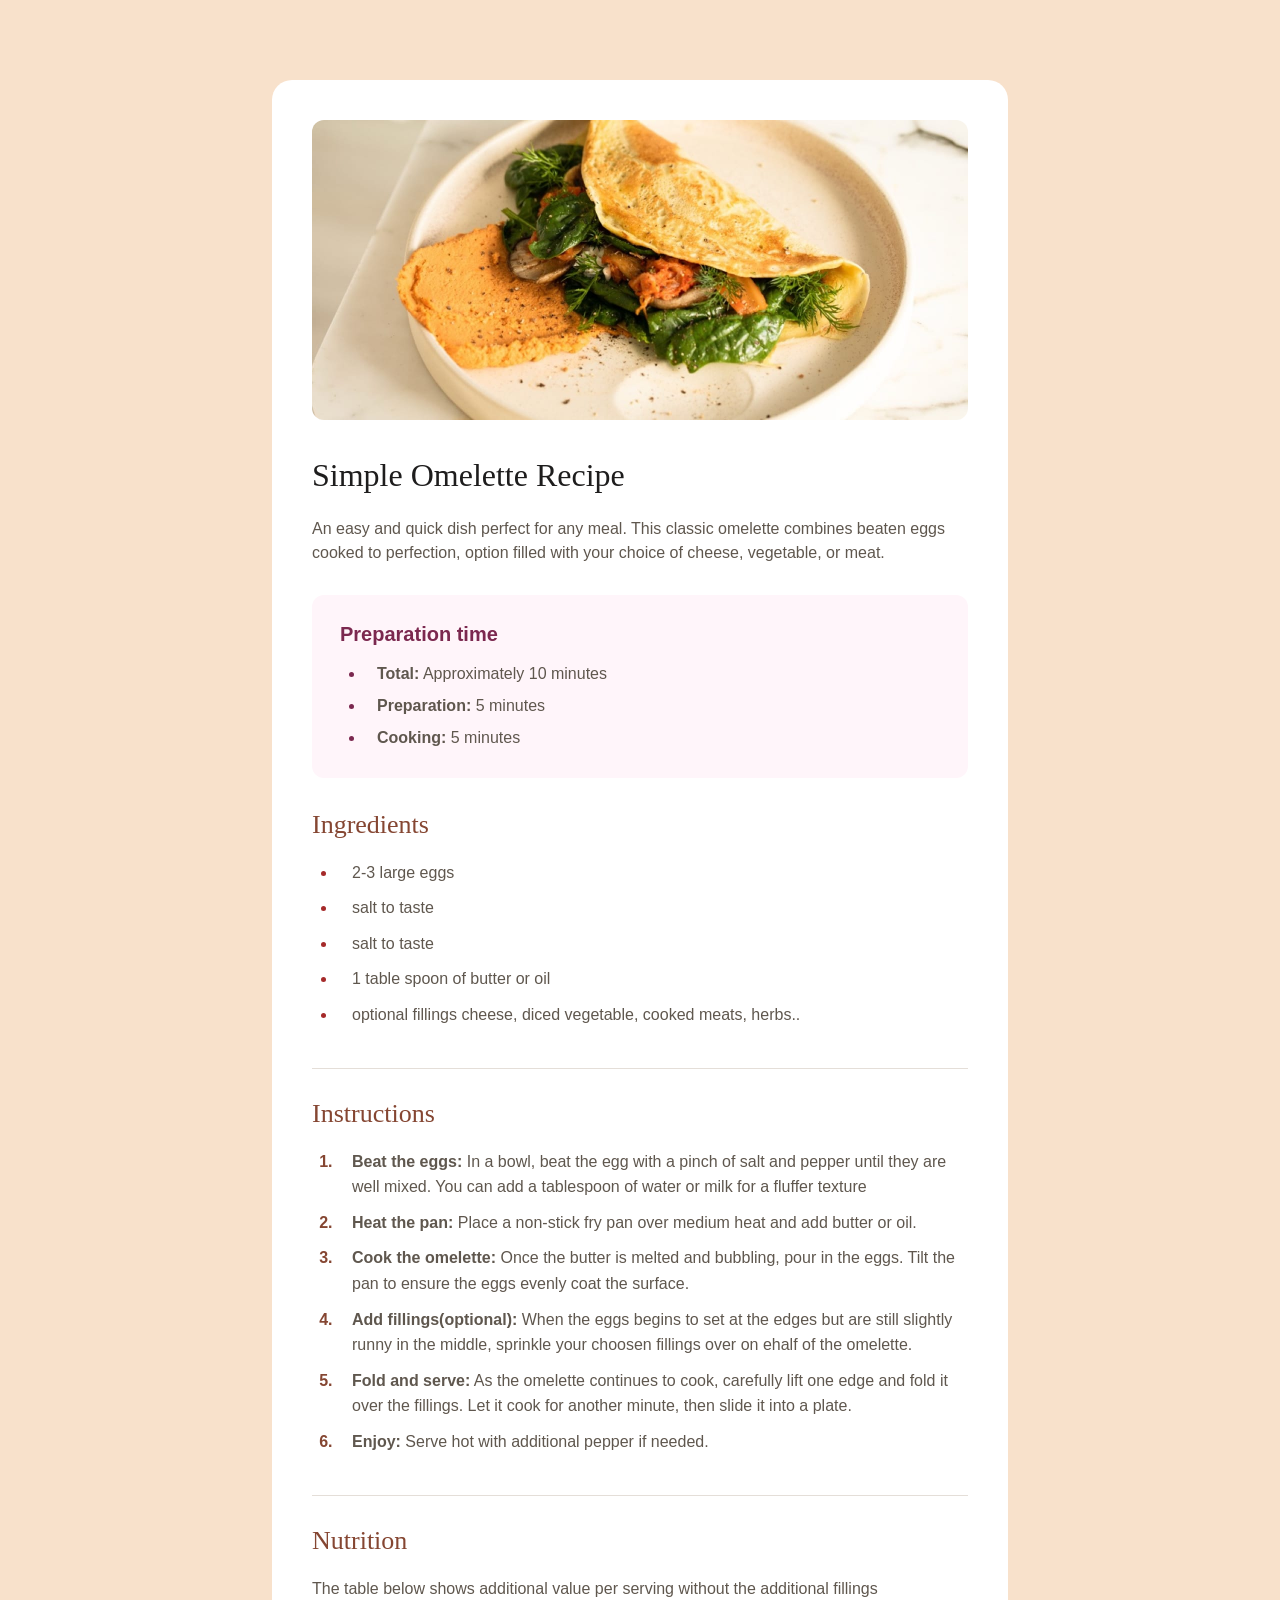
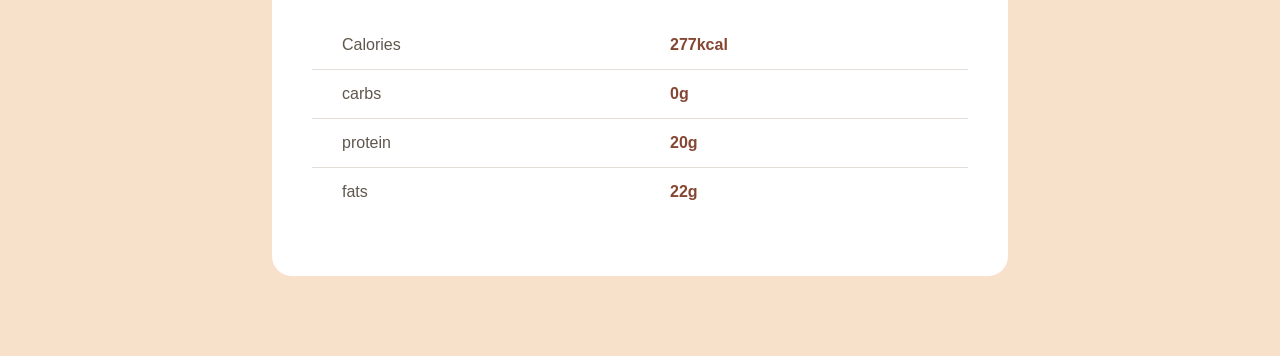
<file: index.html>
<!DOCTYPE html>
<html lang="en">
<head>
    <meta charset="UTF-8">
    <meta name="viewport" content="width=device-width, initial-scale=1.0">
    <title>Omelette Recipe</title>
    <link rel="stylesheet" href="./style.css">
</head>
<body>
    <div class="container">
<div class="picture">

<img src="images/image-omelette.jpeg" alt="Omelette">
</div>
<h1>Simple Omelette Recipe</h1>
<p>An easy and quick dish perfect for any meal. 
    This classic omelette combines beaten eggs cooked to perfection, 
    option filled with your choice of cheese, vegetable, or meat. </p>
    <div class="preparation">
        <h3>Preparation time</h3>
        <ul>
            <li><strong>Total:</strong> Approximately 10 minutes</li>
            <li><strong>Preparation:</strong> 5 minutes</li>
            <li><strong>Cooking:</strong> 5 minutes</li>
            
        </ul>
    </div>
    <div class="ingredients">
        <h2>Ingredients</h2>
        <ul>
            <li>2-3 large eggs</li>
            <li>salt to taste</li>
            <li>salt to taste</li>
            <li>1 table spoon of butter or oil</li>
            <li>optional fillings cheese, diced vegetable, cooked meats, herbs..</li>
        </ul>

    </div>
    <div class="instructions">
        <h2>Instructions</h2>
        <ol>
            <li><strong>Beat the eggs:</strong> In a bowl, beat the egg with a pinch of salt and pepper until they are well mixed. 
                You can add a tablespoon of water or milk for a fluffer texture</li>
                <li><strong>Heat the pan:</strong> Place a non-stick fry pan over medium heat and add butter or oil.</li>
                <li><strong>Cook the omelette:</strong> Once the butter is melted and bubbling, pour in the eggs. 
                    Tilt the pan to ensure the eggs evenly coat the surface.</li>
                    <li><strong>Add fillings(optional):</strong> When the eggs begins to set at the edges but are still slightly runny in the middle, 
                        sprinkle your choosen fillings over on ehalf of the omelette.</li>
                        <li><strong>Fold and serve:</strong> As the omelette continues to cook, carefully lift one edge and fold it over the fillings. 
                            Let it cook for another minute, then slide it into a plate.</li>
                            <li><strong>Enjoy:</strong> Serve hot with additional pepper if needed.</li>
        </ol>
    </div>
    <div class="nutrition">
        <h2>Nutrition</h2>
        <p>The table below shows additional value per serving without the additional fillings</p>
        <table>
            <tr>
                <td>Calories</td>
                <td><strong>277kcal</strong></td>
            </tr>
            <tr>
                <td>carbs</td>
                <td><strong>0g</strong></td>
            </tr>
            <tr>
                <td>protein</td>
                <td><strong>20g</strong></td>
            </tr>
            <tr>
                <td>fats</td>
                <td><strong>22g</strong></td>
            </tr>
        </table>
    </div>
    </div>
    
</body>
</html>
</file>
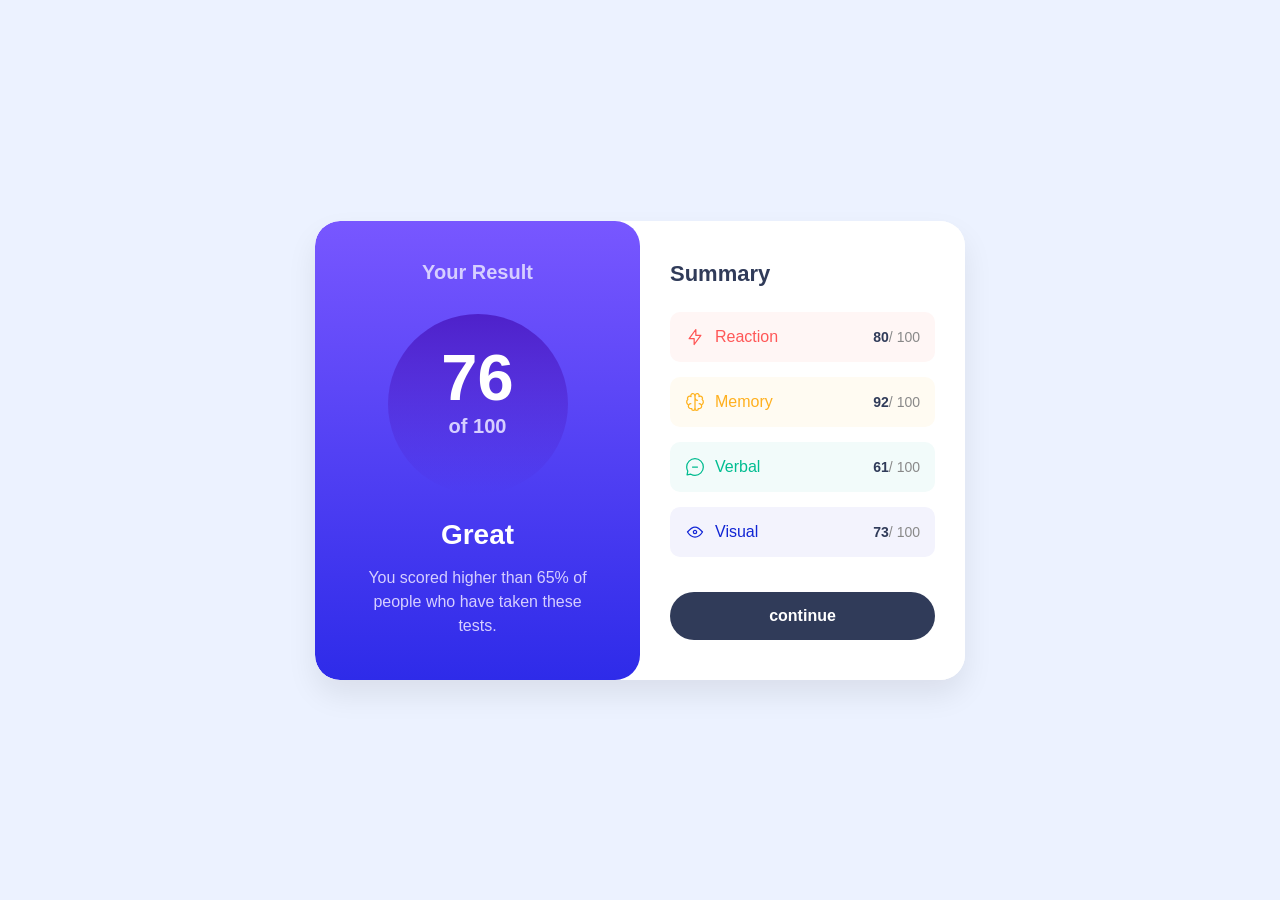
<file: results-summary-component-main/index.html>
<!DOCTYPE html>
<html lang="en">
<head>
  <meta charset="UTF-8">
  <meta name="viewport" content="width=device-width, initial-scale=1.0">
  <title>Result summary component </title>
  <link rel="stylesheet" href="style.css">
  </head>
<body>
  <main class="result-container">
 <section class="result">
  <h3>Your Result</h3>
  <div class="score-circle">
    <h1>76</h1>
    <h3>of 100</h3>
 </div>
 <h2>Great</h2>
 <p class="result-description">
You scored higher than 65% of people who have taken these tests.</p>

 </section>
 <section class="summary">
  <h2>Summary</h2>
    <div class="summary-item reaction">
      <span>
        <img src="assets/images/icon-reaction.svg" alt="">Reaction
        </span>
        <p><strong>80</strong>/ 100</p>
      
    </div>
    <div class="summary-item memory">
      <span>
        <img src="assets/images/icon-memory.svg" alt="">Memory
        </span>
<p><strong>92</strong>/ 100</p>
     
    </div>
    <div class="summary-item verbal">
      <span>
        <img src="assets/images/icon-verbal.svg" alt="">Verbal
    </span>
    <p><strong>61</strong>/ 100</p>
    </div>
    <div class="summary-item visual">
      <span>
        <img src="assets/images/icon-visual.svg" alt="">Visual
      </span>
      <p><strong>73</strong>/ 100</p>
    </div>
    <button class="continue-btn">
    continue
    </button>
  

 </section>
  </main>
 



  
</body>
</html>
</file>
<file: style.css>
* {

    margin: 0;
    padding: 0;
    box-sizing: border-box;

}

body {
background-color: #f8e1cb;
font-family: Outfit, sans-serif;
padding: 80px 20px;
} 
.container {
    background-color: white;
    width: 100%;
    max-width: 736px;
    margin: 0 auto;
    padding: 40px;
    border-radius: 20px;
}
.picture img{
    width: 100%;
    height: auto;
    display: block;
    border-radius: 12px;


}
.picture{
    margin-bottom: 35px;
}
 h1{
    font-family: Young Serif, serif;
    font-size: 32px;
    font-weight: 400;
    color: #1e1d1d;
    margin-bottom: 20px;
 }
 .container > p {
    font-size: 16px;
    line-height: 1.5;
    color: #5f574e;
    margin-bottom: 30px;
}
.preparation {
    background-color: #fff5fa;
    padding: 28px;
    border-radius: 12px;
    margin-bottom: 32px;
}
.preparation h3 {
    color: #7b284f;
    font-family: Outfit,sans-serif;
    font-size: 20px;
    font-weight: 600;
    margin-bottom: 16px;
}
.preparation ul {
    padding-left: 25px;
}

.preparation li {
    color: #5f574e;
    padding-left: 12px;
    margin-bottom: 8px;
    line-height: 1.5;
}
.preparation li:last-child {
    margin-bottom: 0;
}

.preparation li::marker {
    color: #7b284f;
}
.ingredients {
    margin-bottom: 30px;
    padding-bottom: 30px;
    border-bottom: 1px solid #e4ded8;
}
.ingredients h2 {
    font-family: Georgia, serif;
    font-size: 28px;
    font-weight: 400;
    color: #854632;
    margin-bottom: 20px;
}
.ingredients ul {
    padding-left: 25px;
}

.ingredients li {
    color: hsl(30, 10%, 34%);
    padding-left: 15px;
    margin-bottom: 12px;
    line-height: 1.5;
}

.ingredients li::marker {
    color: hsl(14, 45%, 36%);
}
.ingredients li::marker {
    color: brown;
}
.instructions {
    margin-bottom: 30px;
    padding-bottom: 30px;
    border-bottom: 1px solid hsl(30, 18%, 87%);
}
.instructions h2 {
    font-family: Georgia, serif;
    font-size: 28px;
    font-weight: 400;
    color: hsl(14, 45%, 36%);
    margin-bottom: 20px;
}
.instructions ol {
    padding-left: 25px;
}

.instructions li {
    color: hsl(30, 10%, 34%);
    padding-left: 15px;
    margin-bottom: 12px;
    line-height: 1.6;
}

.instructions li::marker {
    color: hsl(14, 45%, 36%);
    font-weight: bold;
}
.instructions strong {
    color: hsl(30, 10%, 34%);
    font-weight: 700;
}
.nutrition {
    margin-bottom: 20px;

}
.nutrition h2 {
    font-family: Georgia, serif;
    font-size: 28px;
    font-weight: 400;
    color: hsl(14, 45%, 36%);
    margin-bottom: 20px;
}
.nutrition p {
    font-size: 16px;
    color: hsl(30, 10%, 34%);
    line-height: 1.6;
    margin-bottom: 20px;
}
.nutrition table {
    width: 100%;
    border-collapse: collapse;
}
.nutrition td {
    width: 50%;
    padding: 15px 30px;
    color: hsl(30, 10%, 34%);
    border-bottom: 1px solid hsl(30, 18%, 87%);
}
.nutrition td strong {
    color: hsl(14, 45%, 36%);
    font-weight: 700;
}
.nutrition tr:last-child td {
    border-bottom: none;
}
h1{
    font-size: 32px;
    line-height: 1.3;
}
.ingredients h2,
.instructions h2,
.nutrition h2{
      font-family: Young Serif, serif;
      font-weight: 400;
      font-size: 26px;

}
.ingredients,
.instructions {
    margin-bottom: 30px;
    padding-bottom: 30px;
}
.ingredients li,
.instructions li {
    line-height: 1.6;
    margin-bottom: 10px;
}
</file>
<file: results-summary-component-main/style.css>
*{
    margin: 0;
    padding: 0;
    box-sizing: border-box;
}


body {
  font-family: Arial, sans-serif;
  background-color: #ecf2ff;
  min-height: 100vh;
  display: flex;
  justify-content: center;
  align-items: center;
}

.result-container {
  display: flex;
  flex-direction: row;
  width: 650px;
  max-width: 100%;
  background-color: white;
  border-radius: 25px;
  overflow: hidden;
  box-shadow: 0 15px 30px #00000014;
}
.result {
  width: 50%;
  background: linear-gradient(
    to bottom,
    #7857ff,
    #2e2be9
  );
  border-radius: 25px;
  padding: 40px 30px;
  text-align: center;
  color: white;
}

.result h3 {
  font-size: 20px;
  color: #d6cfff;
  margin-bottom: 30px;
}
.score-circle {
  width: 180px;
  height: 180px;
  border-radius: 50%;
  background: linear-gradient(
    to bottom,
    #4e21ca,
    #2421ca00
  );
  display: flex;
  flex-direction: column;
  justify-content: center;
  align-items: center;
  margin: 0 auto 25px;
}

.score-circle h1 {
  font-size: 65px;
  color: white;
}

.score-circle p {
  font-size: 16px;
  color: #aaa0ff;
}
.result h2 {
  font-size: 28px;
  font-weight: 700;
  color: white;
  margin-bottom: 15px;
}

.result-description {
  font-size: 16px;
  color: #d6cfff;
  line-height: 1.5;
  max-width: 230px;
  margin: 0 auto;
}
.summary {
    width: 50%;
    padding: 40px 30px;
    background-color: white;
}
.summary h2 {
    font-size: 22px;
    color: #303b59;
    margin-bottom: 25px;
}.summary-item {
  display: flex;
  justify-content: space-between;
  align-items: center;
  padding: 15px;
  margin-bottom: 15px;
  border-radius: 10px;
}

.summary-item span {
  display: flex;
  align-items: center;
  gap: 10px;
}

.summary-item img {
  width: 20px;
  height: 20px;
}

.summary-item p {
  color: #888;
  font-size: 14px;
}

.summary-item strong {
  color: #303b59;
}
.reaction {
  background-color: #fff6f5;
  color: #ff5757;
}

.memory {
  background-color: #fffbf2;
  color: #ffb01f;
}

.verbal {
  background-color: #f2fbfa;
  color: #00bd91;
}

.visual {
  background-color: #f3f3fd;
  color: #1125d4;
}
.continue-btn {
  width: 100%;
  padding: 15px;
  margin-top: 20px;
  background-color: #303b59;
  color: white;
  border: none;
  border-radius: 30px;
  font-size: 16px;
  font-weight: 600;
  cursor: pointer;
}

.continue-btn:hover {
  background: linear-gradient(
    to bottom,
    #7857ff,
    #2e2be9
  );
}
@media (max-width: 600px) {
  body {
    align-items: flex-start;
    background-color: white;
  }

  .result-container {
    width: 100%;
    flex-direction: column;
    border-radius: 0;
    box-shadow: none;
  }

  .result {
    width: 100%;
    border-radius: 0 0 30px 30px;
    padding: 30px;
  }

  .summary {
    width: 100%;
    padding: 30px;
  }

  .score-circle {
    width: 150px;
    height: 150px;
  }

  .score-circle h1 {
    font-size: 55px;
  }
}
</file>
